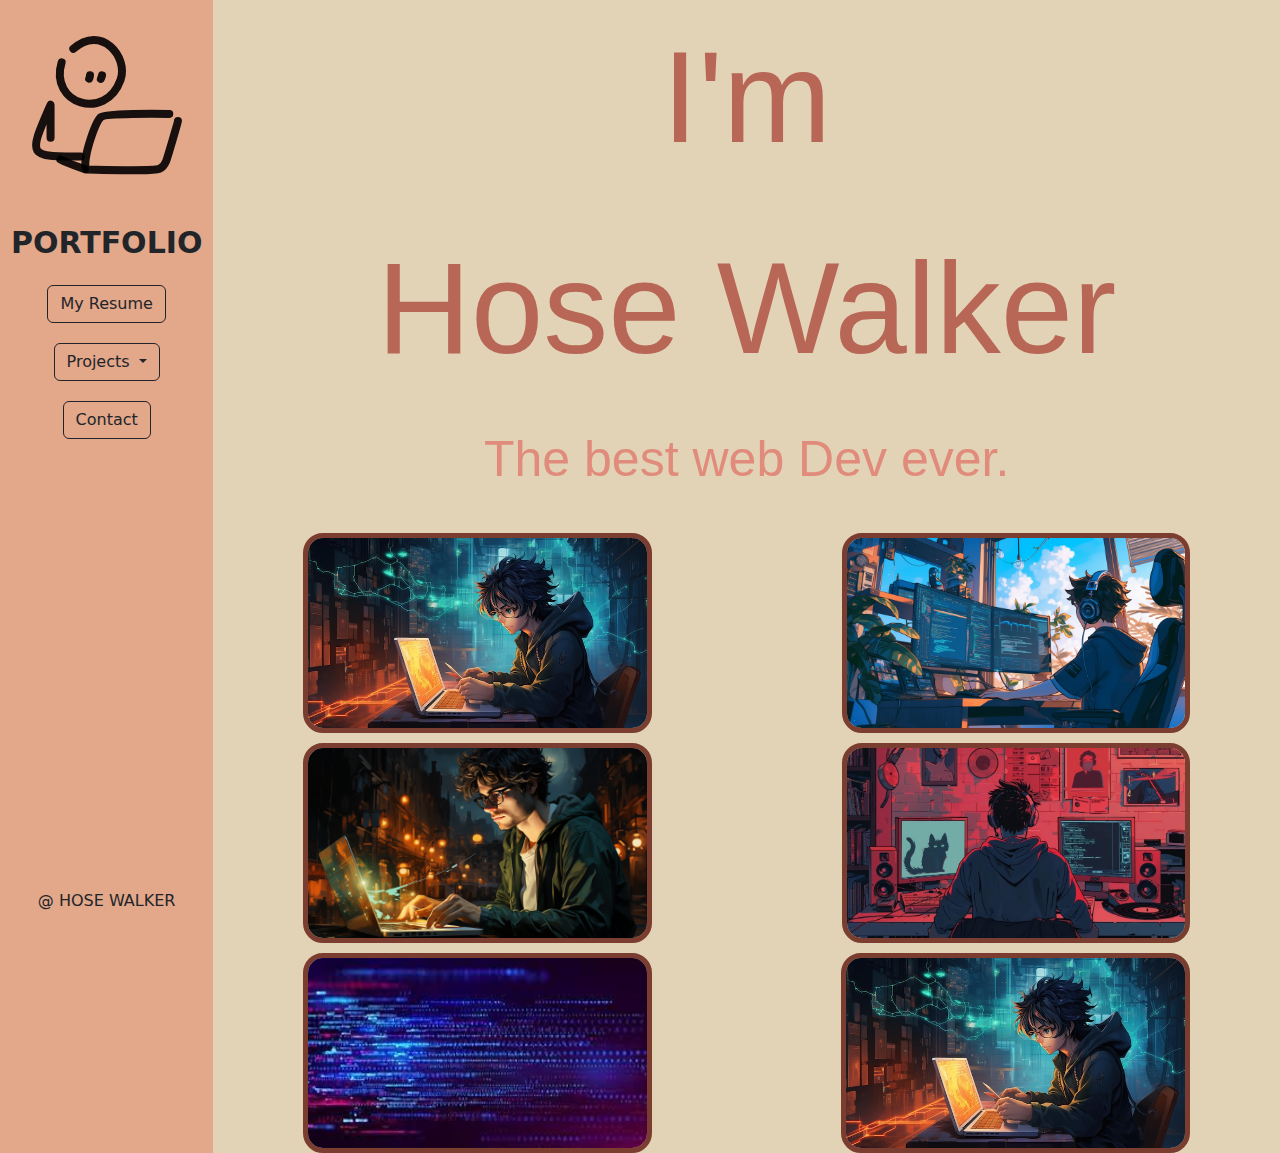
<file: index.html>
<!DOCTYPE html>
<html lang="en">
  <head>
    <meta charset="UTF-8" />
    <meta name="viewport" content="width=device-width, initial-scale=1.0" />
    <title>HoseWalker</title>
    <link rel="stylesheet" href="style1.css" />
    <link
      href="https://cdn.jsdelivr.net/npm/bootstrap@5.3.3/dist/css/bootstrap.min.css"
      rel="stylesheet"
      integrity="sha384-QWTKZyjpPEjISv5WaRU9OFeRpok6YctnYmDr5pNlyT2bRjXh0JMhjY6hW+ALEwIH"
      crossorigin="anonymous"
    />
  </head>
  <body>
    <div class="cont">
      <div class="side-bar">
        <div class="logo">
          <img src="./images/laptop-work-svgrepo-com.svg" height="200" />
        </div>
        <div class="portfolio">PORTFOLIO</div>
        <div class="profile">
          <button type="button" class="btn btn-outline-dark">
            <a class="dropdown-item" href="./RESUME (CAPSTONE 1)/index2.html"
              >My Resume</a
            >
          </button>
        </div>
        <div class="projects">
          <div class="dropdown">
            <button
              class="btn btn-outline-dark dropdown-toggle"
              type="button"
              data-bs-toggle="dropdown"
              aria-expanded="false"
            >
              Projects
            </button>
            <ul class="dropdown-menu">
              <li>
                <a
                  class="dropdown-item"
                  href="./2.4 Movie Ranking Project/index9.html"
                  >Movie Ranking Project</a
                >
              </li>
              <li>
                <a
                  class="dropdown-item"
                  href="./3.4 Birthday Invite Project/index8.html"
                  >Birthday Invite Project</a
                >
              </li>
              <li>
                <a
                  class="dropdown-item"
                  href="./11.3 TinDog Project/index4.html"
                  >TinkDog Project</a
                >
              </li>
              <li>
                <a
                  class="dropdown-item"
                  href="./6.4 Motivation Meme Project/index7.html"
                  >Motivation Meme Project</a
                >
              </li>
              <li>
                <a
                  class="dropdown-item"
                  href="./8.4 Web Design Agency Project/index6.html"
                  >Web Design Agency</a
                >
              </li>
              <li>
                <a
                  class="dropdown-item"
                  href="./9.4 pricing project/index5.html"
                  >Pricing Web</a
                >
              </li>
            </ul>
          </div>
        </div>
        <div class="contact-me">
          <a href="./contact/contact3.html"
            ><button type="button" class="btn btn-outline-dark">
              Contact
            </button></a
          >
        </div>
        <div class="hose">@ HOSE WALKER</div>
      </div>
      <main class="main">
        <div class="me">
          <p>I'm</p>
          <p>Hose Walker</p>
          <p class="best">The best web Dev ever.</p>
        </div>
        <div class="code-pics">
          <img
            class="picz"
            src="./images/anime-boy-is-coding_1040322-5696.jpg"
            height="200"
          />
          <img class="picz" src="./images/386745.jpg" height="200" />
          <img
            class="picz"
            src="./images/programmer_at_PC_light_b03c0386-.png"
            height="200"
          />
          <img class="picz" src="./images/396529.jpg" height="200" />
          <img class="picz" src="./images/images.jpg" height="200" />
          <img
            class="picz"
            src="./images/anime-boy-is-coding_1040322-5696.jpg"
            height="200"
          />
        </div>
      </main>
    </div>
    <script
      src="https://cdn.jsdelivr.net/npm/bootstrap@5.3.3/dist/js/bootstrap.bundle.min.js"
      integrity="sha384-YvpcrYf0tY3lHB60NNkmXc5s9fDVZLESaAA55NDzOxhy9GkcIdslK1eN7N6jIeHz"
      crossorigin="anonymous"
    ></script>
  </body>
</html>
</file>
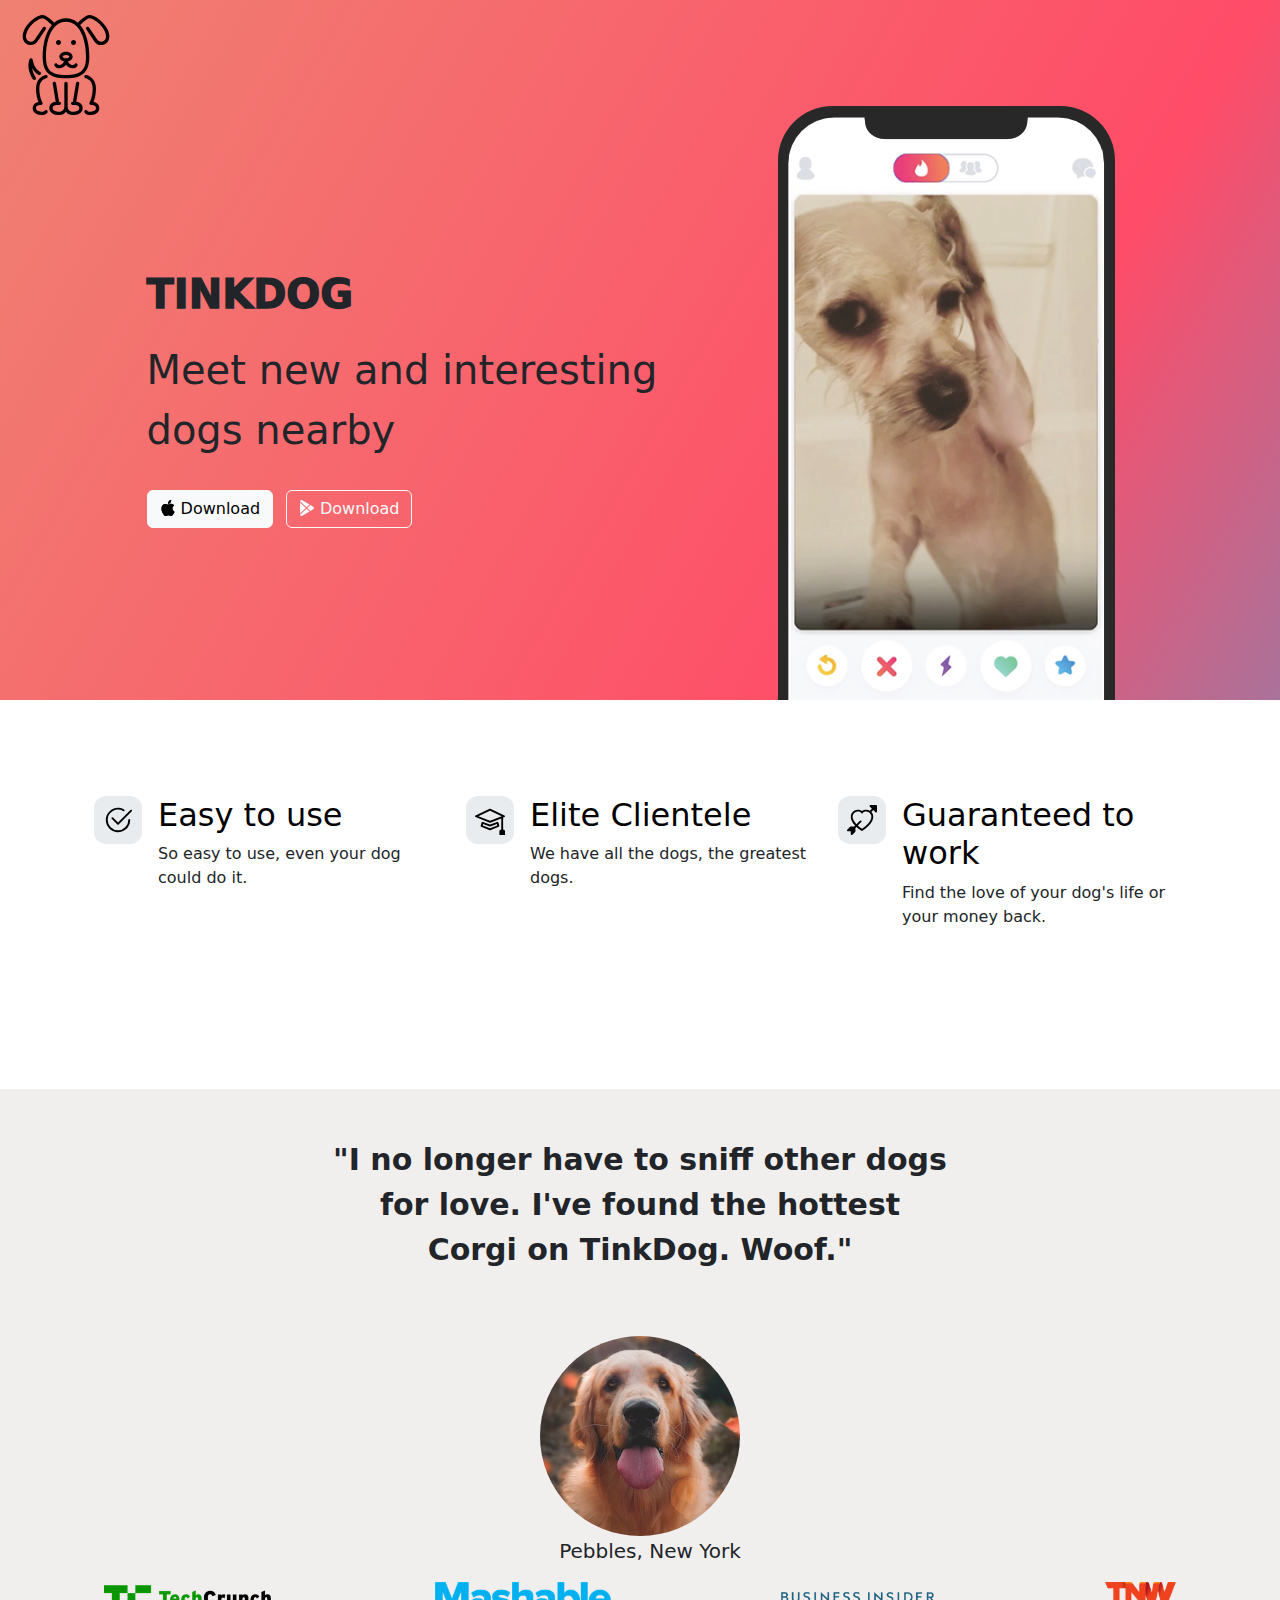
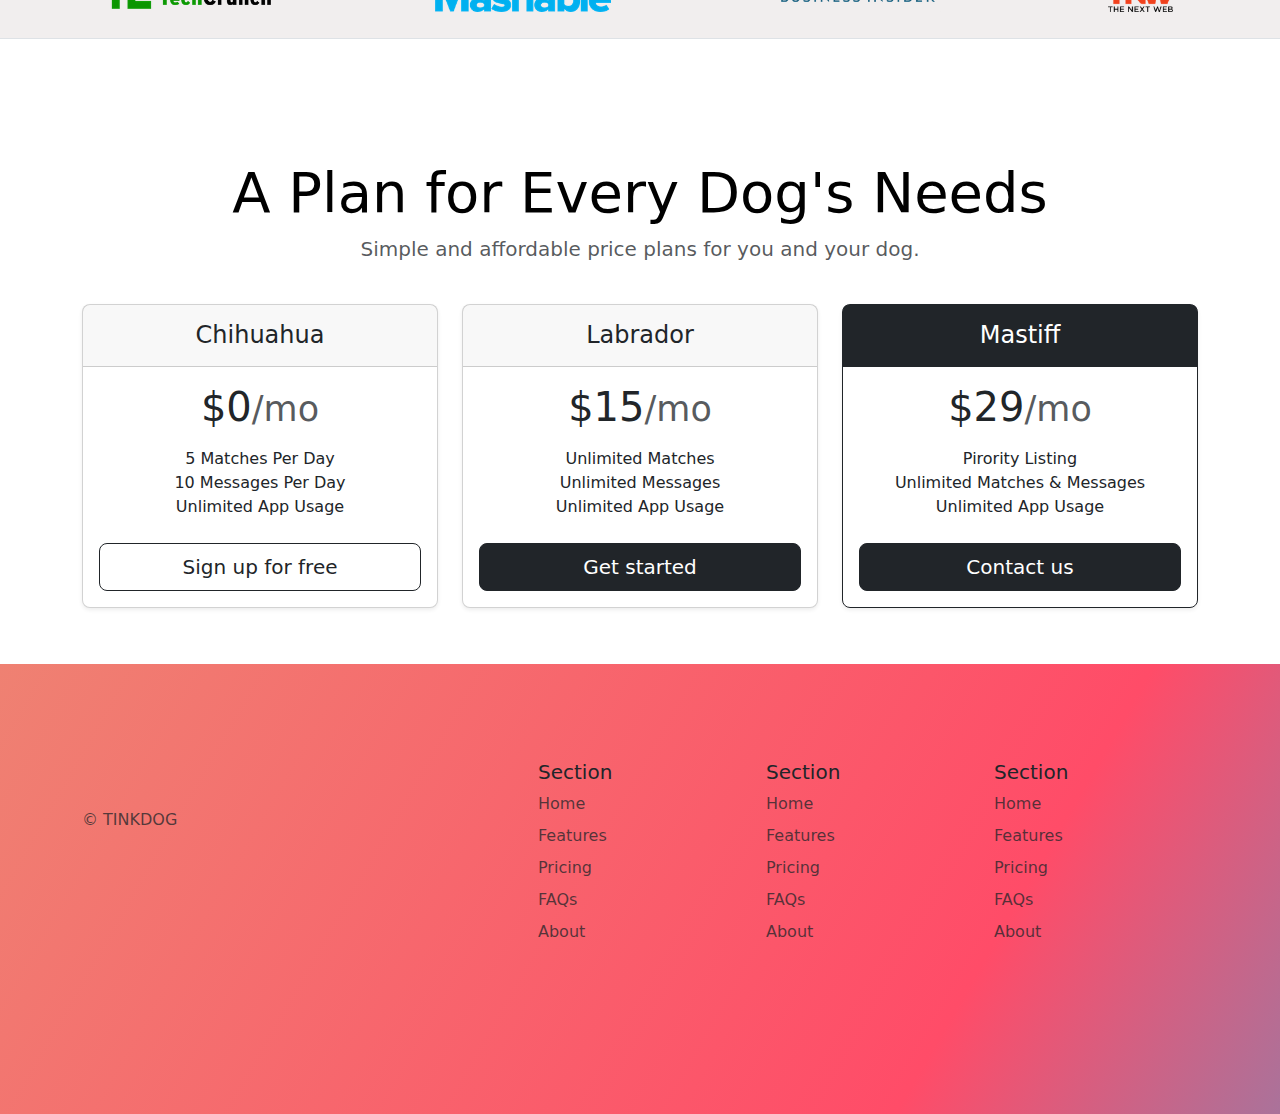
<file: 11.3 TinDog Project/index4.html>
<!DOCTYPE html>
<html lang="en">
  <head>
    <meta charset="UTF-8" />
    <meta name="viewport" content="width=device-width, initial-scale=1.0" />
    <title>TinkDog</title>
    <link rel="stylesheet" href="./style4.css" />
    <link
      href="https://cdn.jsdelivr.net/npm/bootstrap@5.3.3/dist/css/bootstrap.min.css"
      rel="stylesheet"
      integrity="sha384-QWTKZyjpPEjISv5WaRU9OFeRpok6YctnYmDr5pNlyT2bRjXh0JMhjY6hW+ALEwIH"
      crossorigin="anonymous"
    />
  </head>

  <body>
    <!-- Title -->
    <section id="title">
      <div class="gradient-background">
        <div class="dog-logo">
          <img src="./dog-svgrepo-com.svg" height="100" />
        </div>
        <div class="title">
          <p class="tink">TINKDOG</p>
          <p>Meet new and interesting dogs nearby</p>
          <button type="button" class="btn btn-light hv">
            <svg
              xmlns="http://www.w3.org/2000/svg"
              width="16"
              height="16"
              fill="currentColor" 
              class="bi bi-apple mb-1"
              viewBox="0 0 16 16"
            >
              <path
                d="M11.182.008C11.148-.03 9.923.023 8.857 1.18c-1.066 1.156-.902 2.482-.878 2.516.024.034 1.52.087 2.475-1.258.955-1.345.762-2.391.728-2.43Zm3.314 11.733c-.048-.096-2.325-1.234-2.113-3.422.212-2.189 1.675-2.789 1.698-2.854.023-.065-.597-.79-1.254-1.157a3.692 3.692 0 0 0-1.563-.434c-.108-.003-.483-.095-1.254.116-.508.139-1.653.589-1.968.607-.316.018-1.256-.522-2.267-.665-.647-.125-1.333.131-1.824.328-.49.196-1.422.754-2.074 2.237-.652 1.482-.311 3.83-.067 4.56.244.729.625 1.924 1.273 2.796.576.984 1.34 1.667 1.659 1.899.319.232 1.219.386 1.843.067.502-.308 1.408-.485 1.766-.472.357.013 1.061.154 1.782.539.571.197 1.111.115 1.652-.105.541-.221 1.324-1.059 2.238-2.758.347-.79.505-1.217.473-1.282Z"
              />
              <path
                d="M11.182.008C11.148-.03 9.923.023 8.857 1.18c-1.066 1.156-.902 2.482-.878 2.516.024.034 1.52.087 2.475-1.258.955-1.345.762-2.391.728-2.43Zm3.314 11.733c-.048-.096-2.325-1.234-2.113-3.422.212-2.189 1.675-2.789 1.698-2.854.023-.065-.597-.79-1.254-1.157a3.692 3.692 0 0 0-1.563-.434c-.108-.003-.483-.095-1.254.116-.508.139-1.653.589-1.968.607-.316.018-1.256-.522-2.267-.665-.647-.125-1.333.131-1.824.328-.49.196-1.422.754-2.074 2.237-.652 1.482-.311 3.83-.067 4.56.244.729.625 1.924 1.273 2.796.576.984 1.34 1.667 1.659 1.899.319.232 1.219.386 1.843.067.502-.308 1.408-.485 1.766-.472.357.013 1.061.154 1.782.539.571.197 1.111.115 1.652-.105.541-.221 1.324-1.059 2.238-2.758.347-.79.505-1.217.473-1.282Z"
              />
            </svg>

            Download
          </button>
          <button type="button" class="btn btn-outline-light hv">
            <svg
              xmlns="http://www.w3.org/2000/svg"
              width="16"
              height="16"
              fill="currentColor"
              class="bi bi-google-play mb-1"
              viewBox="0 0 16 16"
            >
              <path
                d="M14.222 9.374c1.037-.61 1.037-2.137 0-2.748L11.528 5.04 8.32 8l3.207 2.96 2.694-1.586Zm-3.595 2.116L7.583 8.68 1.03 14.73c.201 1.029 1.36 1.61 2.303 1.055l7.294-4.295ZM1 13.396V2.603L6.846 8 1 13.396ZM1.03 1.27l6.553 6.05 3.044-2.81L3.333.215C2.39-.341 1.231.24 1.03 1.27Z"
              />
            </svg>
            Download
          </button>
        </div>
        <div class="iphone"><img src="./iphone.png" /></div>
      </div>
    </section>
    <!-- Features -->
    <section id="features">
      <div class="container px-4 py-5" id="hanging-icons">
        <div class="row g-4 py-5 row-cols-1 row-cols-lg-3">
          <div class="col d-flex align-items-start">
            <div
              class="icon-square text-body-emphasis bg-body-secondary d-inline-flex align-items-center justify-content-center fs-4 flex-shrink-0 me-3"
            >
              <svg
                xmlns="http://www.w3.org/2000/svg"
                height="30"
                fill="currentColor"
                class="bi bi-check2-circle"
                viewBox="0 0 16 16"
              >
                <path
                  d="M2.5 8a5.5 5.5 0 0 1 8.25-4.764.5.5 0 0 0 .5-.866A6.5 6.5 0 1 0 14.5 8a.5.5 0 0 0-1 0 5.5 5.5 0 1 1-11 0z"
                />
                <path
                  d="M15.354 3.354a.5.5 0 0 0-.708-.708L8 9.293 5.354 6.646a.5.5 0 1 0-.708.708l3 3a.5.5 0 0 0 .708 0l7-7z"
                />
              </svg>
            </div>
            <div>
              <h3 class="fs-2 text-body-emphasis">Easy to use</h3>
              <p>So easy to use, even your dog could do it.</p>
            </div>
          </div>
          <div class="col d-flex align-items-start">
            <div
              class="icon-square text-body-emphasis bg-body-secondary d-inline-flex align-items-center justify-content-center fs-4 flex-shrink-0 me-3"
            >
              <svg
                xmlns="http://www.w3.org/2000/svg"
                height="30"
                fill="currentColor"
                class="bi bi-mortarboard"
                viewBox="0 0 16 16"
              >
                <path
                  d="M8.211 2.047a.5.5 0 0 0-.422 0l-7.5 3.5a.5.5 0 0 0 .025.917l7.5 3a.5.5 0 0 0 .372 0L14 7.14V13a1 1 0 0 0-1 1v2h3v-2a1 1 0 0 0-1-1V6.739l.686-.275a.5.5 0 0 0 .025-.917l-7.5-3.5ZM8 8.46 1.758 5.965 8 3.052l6.242 2.913L8 8.46Z"
                />
                <path
                  d="M4.176 9.032a.5.5 0 0 0-.656.327l-.5 1.7a.5.5 0 0 0 .294.605l4.5 1.8a.5.5 0 0 0 .372 0l4.5-1.8a.5.5 0 0 0 .294-.605l-.5-1.7a.5.5 0 0 0-.656-.327L8 10.466 4.176 9.032Zm-.068 1.873.22-.748 3.496 1.311a.5.5 0 0 0 .352 0l3.496-1.311.22.748L8 12.46l-3.892-1.556Z"
                />
              </svg>
            </div>
            <div>
              <h3 class="fs-2 text-body-emphasis">Elite Clientele</h3>
              <p>We have all the dogs, the greatest dogs.</p>
            </div>
          </div>
          <div class="col d-flex align-items-start">
            <div
              class="icon-square text-body-emphasis bg-body-secondary d-inline-flex align-items-center justify-content-center fs-4 flex-shrink-0 me-3"
            >
              <svg
                xmlns="http://www.w3.org/2000/svg"
                height="30"
                fill="currentColor"
                class="bi bi-arrow-through-heart"
                viewBox="0 0 16 16"
              >
                <path
                  fill-rule="evenodd"
                  d="M2.854 15.854A.5.5 0 0 1 2 15.5V14H.5a.5.5 0 0 1-.354-.854l1.5-1.5A.5.5 0 0 1 2 11.5h1.793l.53-.53c-.771-.802-1.328-1.58-1.704-2.32-.798-1.575-.775-2.996-.213-4.092C3.426 2.565 6.18 1.809 8 3.233c1.25-.98 2.944-.928 4.212-.152L13.292 2 12.147.854A.5.5 0 0 1 12.5 0h3a.5.5 0 0 1 .5.5v3a.5.5 0 0 1-.854.354L14 2.707l-1.006 1.006c.236.248.44.531.6.845.562 1.096.585 2.517-.213 4.092-.793 1.563-2.395 3.288-5.105 5.08L8 13.912l-.276-.182a21.86 21.86 0 0 1-2.685-2.062l-.539.54V14a.5.5 0 0 1-.146.354l-1.5 1.5Zm2.893-4.894A20.419 20.419 0 0 0 8 12.71c2.456-1.666 3.827-3.207 4.489-4.512.679-1.34.607-2.42.215-3.185-.817-1.595-3.087-2.054-4.346-.761L8 4.62l-.358-.368c-1.259-1.293-3.53-.834-4.346.761-.392.766-.464 1.845.215 3.185.323.636.815 1.33 1.519 2.065l1.866-1.867a.5.5 0 1 1 .708.708L5.747 10.96Z"
                />
              </svg>
            </div>
            <div>
              <h3 class="fs-2 text-body-emphasis">Guaranteed to work</h3>
              <p>Find the love of your dog's life or your money back.</p>
            </div>
          </div>
        </div>
      </div>
    </section>
    <!-- Testimonial -->
    <section id="testimonial">
      <div class="px-4 pt-5 my-5 text-center border-bottom" id="tes">
        <div class="col-lg-6 mx-auto">
          <p class="testimonial">
            "I no longer have to sniff other dogs for love. I've found the
            hottest Corgi on TinkDog. Woof."
          </p>
          <div
            class="d-grid gap-2 d-sm-flex justify-content-sm-center mb-5"
          ></div>
        </div>
        <div class="overflow-hidden" style="max-height: 200vh">
          <div class="container px-5">
            <img
              src="./dog-img.jpg"
              class="dog-img"
              alt="Example image"
              width="200"
              height="200"
              loading="lazy"
            />
            <p class="Pebbles">Pebbles, New York</p>
          </div>
        </div>
        <div class="pic">
          <img class="fea" src="./techcrunch.png" />
          <img class="fea" src="./mashable.png" />
          <img class="fea" src="./bizinsider.png" />
          <img class="fea" src="./tnw.png" />
        </div>
      </div>
    </section>
    <!-- Pricing -->
    <section id="pricing">
      <div class="container py-3">
        <header>
          <div
            class="d-flex flex-column flex-md-row align-items-center pb-3 mb-4 "
          >
            <a
              href="/"
              class="d-flex align-items-center link-body-emphasis text-decoration-none"
            >
            </a>
          </div>

          <div class="pricing-header p-3 pb-md-4 mx-auto text-center">
            <h1 class="display-4 fw-normal text-body-emphasis">
              A Plan for Every Dog's Needs
            </h1>
            <p class="fs-5 text-body-secondary">
              Simple and affordable price plans for you and your dog.
            </p>
          </div>
        </header>

        <main>
          <div class="row row-cols-1 row-cols-md-3 mb-3 text-center">
            <div class="col">
              <div class="card mb-4 rounded-3 shadow-sm">
                <div class="card-header py-3">
                  <h4 class="my-0 fw-normal">Chihuahua</h4>
                </div>
                <div class="card-body">
                  <h1 class="card-title pricing-card-title">
                    $0<small class="text-body-secondary fw-light">/mo</small>
                  </h1>
                  <ul class="list-unstyled mt-3 mb-4">
                    <li>5 Matches Per Day</li>
                    <li>10 Messages Per Day</li>
                    <li>Unlimited App Usage</li>
                  </ul>
                  <button
                    type="button"
                    class="w-100 btn btn-lg btn-outline-dark"
                  >
                    Sign up for free
                  </button>
                </div>
              </div>
            </div>
            <div class="col">
              <div class="card mb-4 rounded-3 shadow-sm">
                <div class="card-header py-3">
                  <h4 class="my-0 fw-normal">Labrador</h4>
                </div>
                <div class="card-body">
                  <h1 class="card-title pricing-card-title">
                    $15<small class="text-body-secondary fw-light">/mo</small>
                  </h1>
                  <ul class="list-unstyled mt-3 mb-4">
                    <li>Unlimited Matches</li>
                    <li>Unlimited Messages</li>
                    <li>Unlimited App Usage</li>
                  </ul>
                  <button type="button" class="w-100 btn btn-lg btn-dark">
                    Get started
                  </button>
                </div>
              </div>
            </div>
            <div class="col">
              <div class="card mb-4 rounded-3 shadow-sm border-dark">
                <div class="card-header py-3 text-bg-dark border-dark">
                  <h4 class="my-0 fw-normal">Mastiff</h4>
                </div>
                <div class="card-body">
                  <h1 class="card-title pricing-card-title">
                    $29<small class="text-body-secondary fw-light">/mo</small>
                  </h1>
                  <ul class="list-unstyled mt-3 mb-4">
                    <li>Pirority Listing</li>
                    <li>Unlimited Matches & Messages</li>
                    <li>Unlimited App Usage</li>
                  </ul>
                  <button type="button" class="w-100 btn btn-lg btn-dark">
                    Contact us
                  </button>
                </div>
              </div>
            </div>
          </div>
    </section>
    <!-- Footer -->
    <section id="footer" class="gradient-background gb">
        <div class="container" >
          <footer class="row row-cols-1 row-cols-sm-2 row-cols-md-5 py-5 my-5 ">
            <div class="col mb-3">
              <a href="/" class="d-flex align-items-center mb-3 link-body-emphasis text-decoration-none">
                <svg class="bi me-2" width="40" height="32"><use xlink:href="#bootstrap"></use></svg>
              </a>
              <p class="text-body-secondary">© TINKDOG</p>
            </div>
        
            <div class="col mb-3">
        
            </div>
        
            <div class="col mb-3">
              <h5>Section</h5>
              <ul class="nav flex-column">
                <li class="nav-item mb-2"><a href="#" class="nav-link p-0 text-body-secondary">Home</a></li>
                <li class="nav-item mb-2"><a href="#" class="nav-link p-0 text-body-secondary">Features</a></li>
                <li class="nav-item mb-2"><a href="#" class="nav-link p-0 text-body-secondary">Pricing</a></li>
                <li class="nav-item mb-2"><a href="#" class="nav-link p-0 text-body-secondary">FAQs</a></li>
                <li class="nav-item mb-2"><a href="#" class="nav-link p-0 text-body-secondary">About</a></li>
              </ul>
            </div>
        
            <div class="col mb-3">
              <h5>Section</h5>
              <ul class="nav flex-column">
                <li class="nav-item mb-2"><a href="#" class="nav-link p-0 text-body-secondary">Home</a></li>
                <li class="nav-item mb-2"><a href="#" class="nav-link p-0 text-body-secondary">Features</a></li>
                <li class="nav-item mb-2"><a href="#" class="nav-link p-0 text-body-secondary">Pricing</a></li>
                <li class="nav-item mb-2"><a href="#" class="nav-link p-0 text-body-secondary">FAQs</a></li>
                <li class="nav-item mb-2"><a href="#" class="nav-link p-0 text-body-secondary">About</a></li>
              </ul>
            </div>
        
            <div class="col mb-3">
              <h5>Section</h5>
              <ul class="nav flex-column">
                <li class="nav-item mb-2"><a href="#" class="nav-link p-0 text-body-secondary">Home</a></li>
                <li class="nav-item mb-2"><a href="#" class="nav-link p-0 text-body-secondary">Features</a></li>
                <li class="nav-item mb-2"><a href="#" class="nav-link p-0 text-body-secondary">Pricing</a></li>
                <li class="nav-item mb-2"><a href="#" class="nav-link p-0 text-body-secondary">FAQs</a></li>
                <li class="nav-item mb-2"><a href="#" class="nav-link p-0 text-body-secondary">About</a></li>
              </ul>
            </div>
          </footer>
        </div>
    </section>
    <script
      src="https://cdn.jsdelivr.net/npm/bootstrap@5.3.3/dist/js/bootstrap.bundle.min.js"
      integrity="sha384-YvpcrYf0tY3lHB60NNkmXc5s9fDVZLESaAA55NDzOxhy9GkcIdslK1eN7N6jIeHz"
      crossorigin="anonymous"
    ></script>
  </body>
</html>
</file>
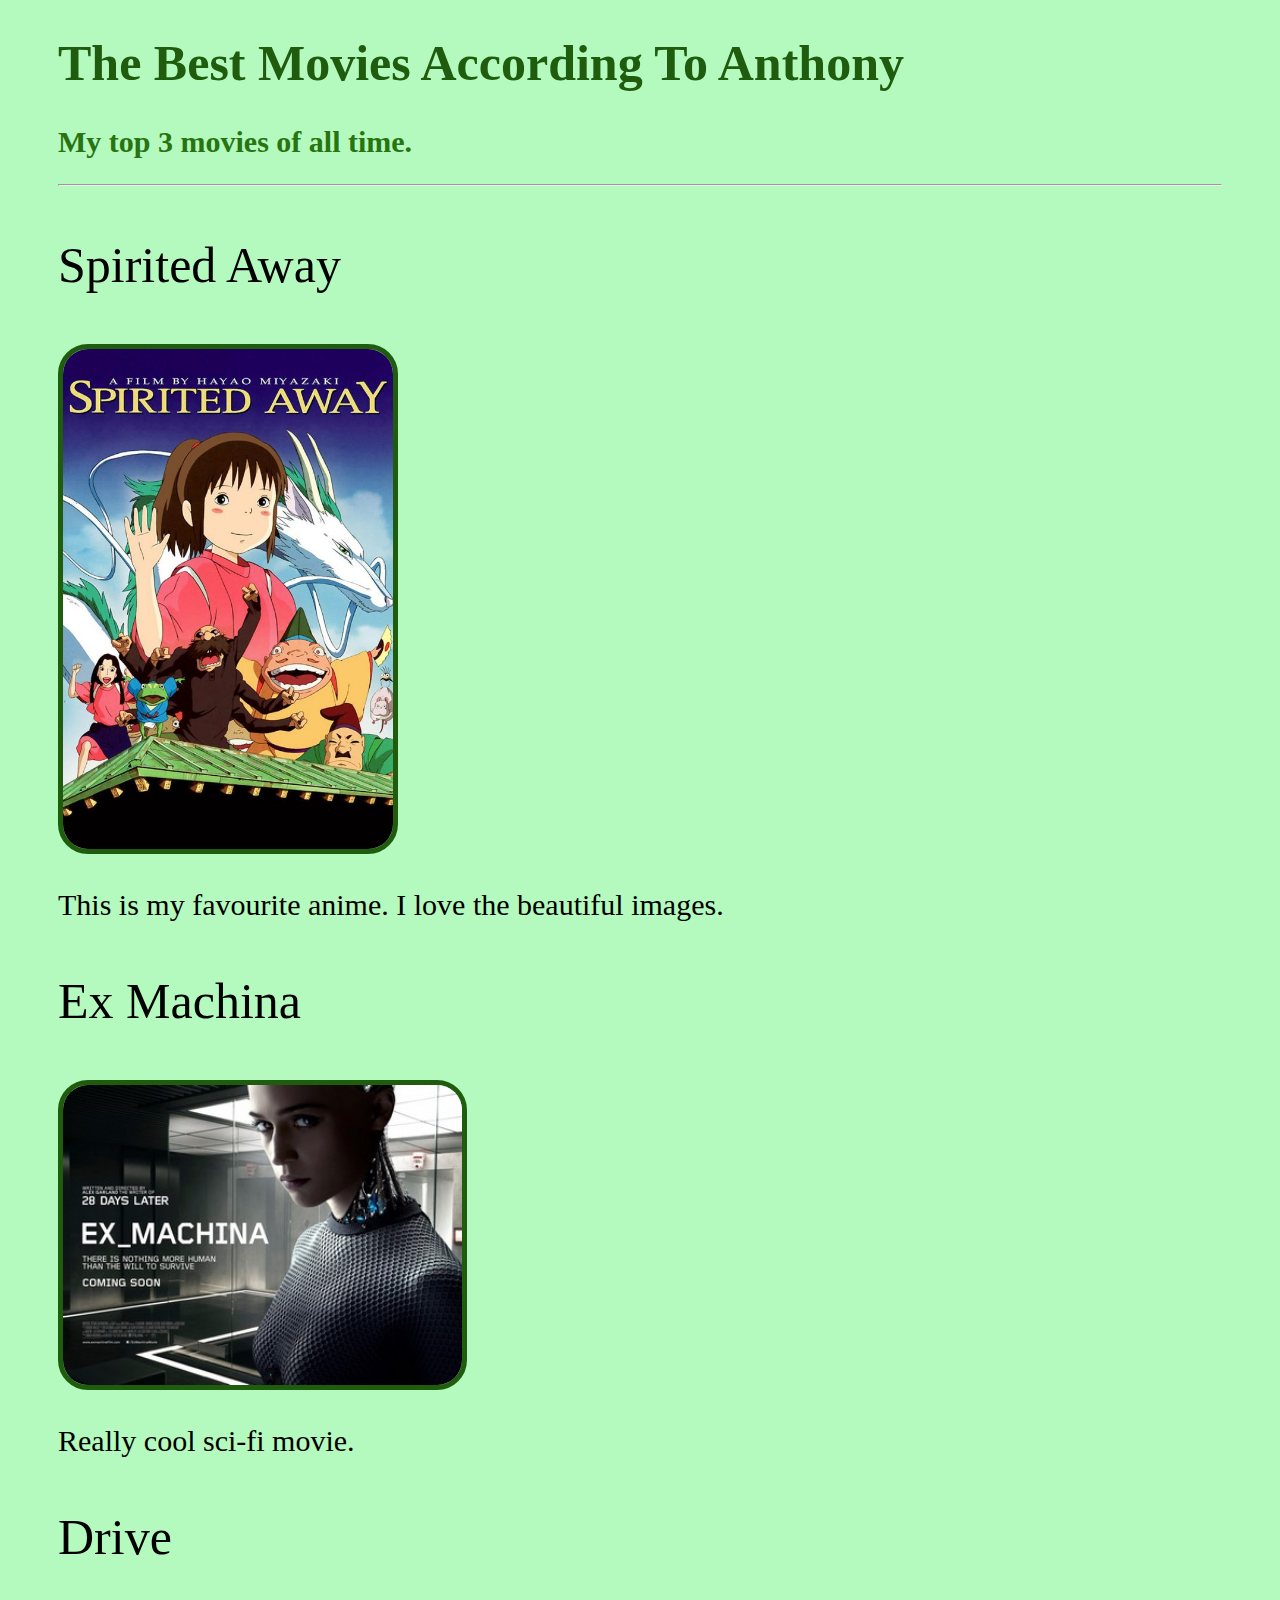
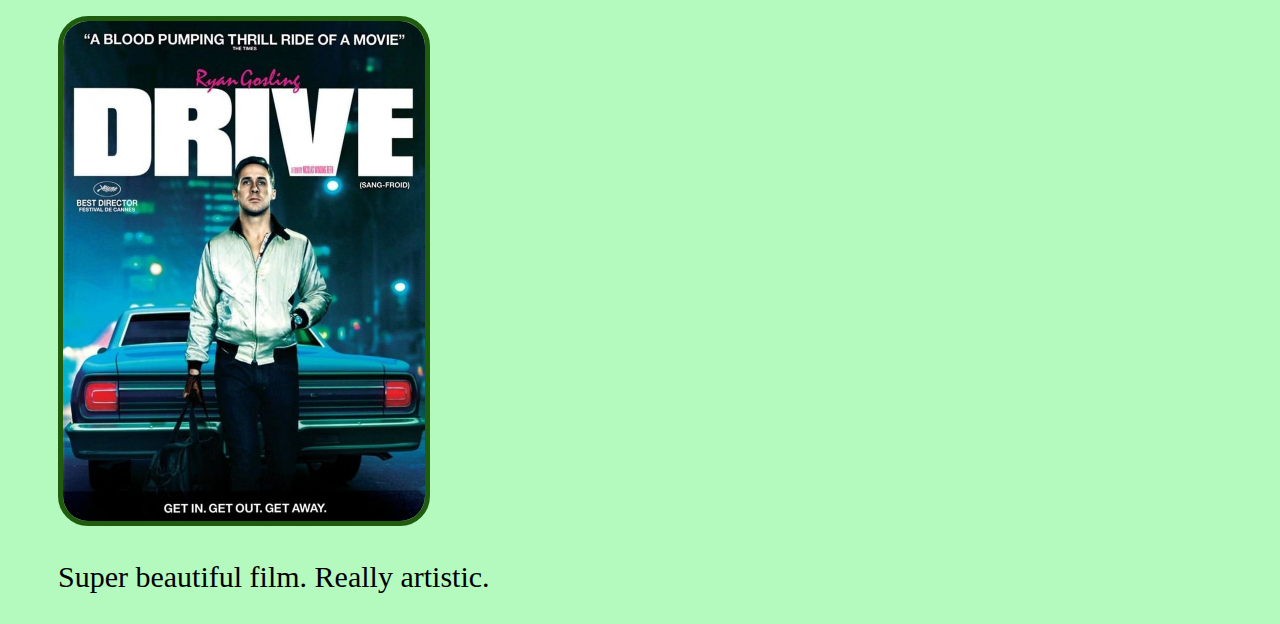
<file: 2.4 Movie Ranking Project/index9.html>
<!-- Write your code below -->
<!DOCTYPE html>
<html lang="en">
  <head>
    <meta charset="UTF-8" />
    <meta name="viewport" content="width=device-width, initial-scale=1.0" />
    <title>Movie Ranking</title>
    <link rel="stylesheet" href="./style9.css" />
  </head>
  <body>
    <h1>The Best Movies According To Anthony</h1>
    <h2>My top 3 movies of all time.</h2>
    <hr />
    <p class="title">Spirited Away</p>
    <img src="./Spirited-poster-555x840.jpg" height="500" />
    <p>This is my favourite anime. I love the beautiful images.</p>
    <p class="title">Ex Machina</p>
    <img src="./Ex-machina-uk-poster.jpg" height="300" />
    <p>Really cool sci-fi movie.</p>
    <p class="title">Drive</p>
    <img src="./615ot6U8mgL._AC_UF1000,1000_QL80_.jpg" height="500" />
    <p>Super beautiful film. Really artistic.</p>
  </body>
</html>
</file>
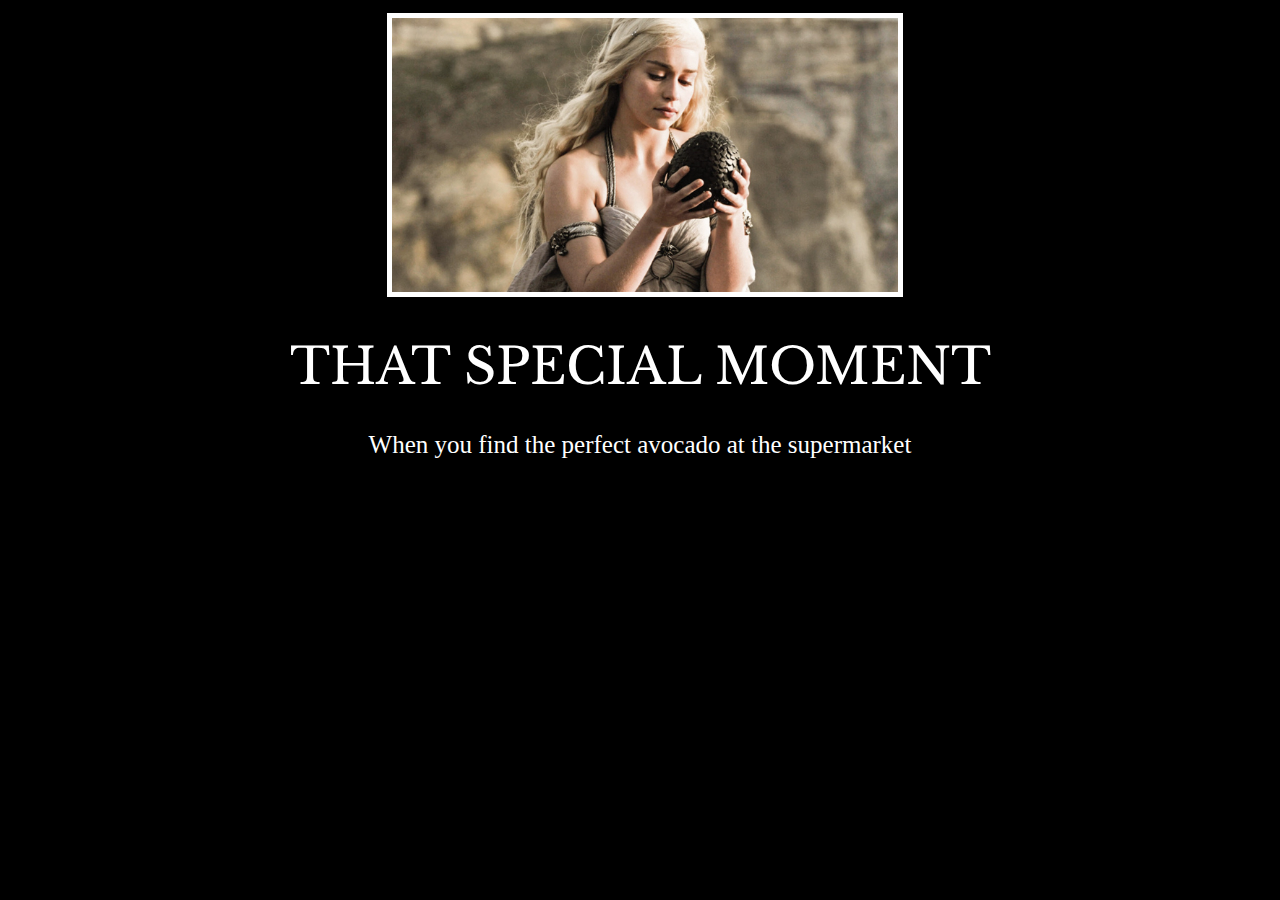
<file: 6.4 Motivation Meme Project/index7.html>
<!-- 
  TODO: Create a motivational post website.
Style it how ever you like. 
Look at the goal image for inspiration.
But it must have the following features:
1. The main h1 text should be using the Regular Libre Baskerville Font from Google Fonts:
  https://fonts.google.com/specimen/Libre+Baskerville
2. The text should be white and background black.
3. Add your own image into the images folder inside assets. It should have a 5px white border.
4. The text should be center aligned.
5. Create a div to contain the h1, p and img elements. Adjust the margins so that the image and text are centered on the page. 
  Hint: You horizontally center a div by giving it a width of 50% and a margin-left of 25%.
  Hint: Set the image to have a width of 100% so it fills the div. 
6. Read about the text-transform property on MDN docs to make the h1 uppercase with CSS.
  https://developer.mozilla.org/en-US/docs/Web/CSS/text-transform 
-->
<!DOCTYPE html>
<html lang="en">
  <head>
    <meta charset="UTF-8" />
    <meta name="viewport" content="width=device-width, initial-scale=1.0" />
    <title>motivational post website</title>
    <link rel="Stylesheet" href="./style7.css" />
    <link rel="preconnect" href="https://fonts.googleapis.com" />
    <link rel="preconnect" href="https://fonts.gstatic.com" crossorigin />
    <link
      href="https://fonts.googleapis.com/css2?family=Libre+Baskerville:ital,wght@0,400;0,700;1,400&display=swap"
      rel="stylesheet"
    />
  </head>
  <body>
    <div>
      <img src="./daenerys.jpeg" />
      <h1 class="libre-baskerville-regular">That special moment</h1>
      <p>When you find the perfect avocado at the supermarket</p>
    </div>
  </body>
</html>
</file>
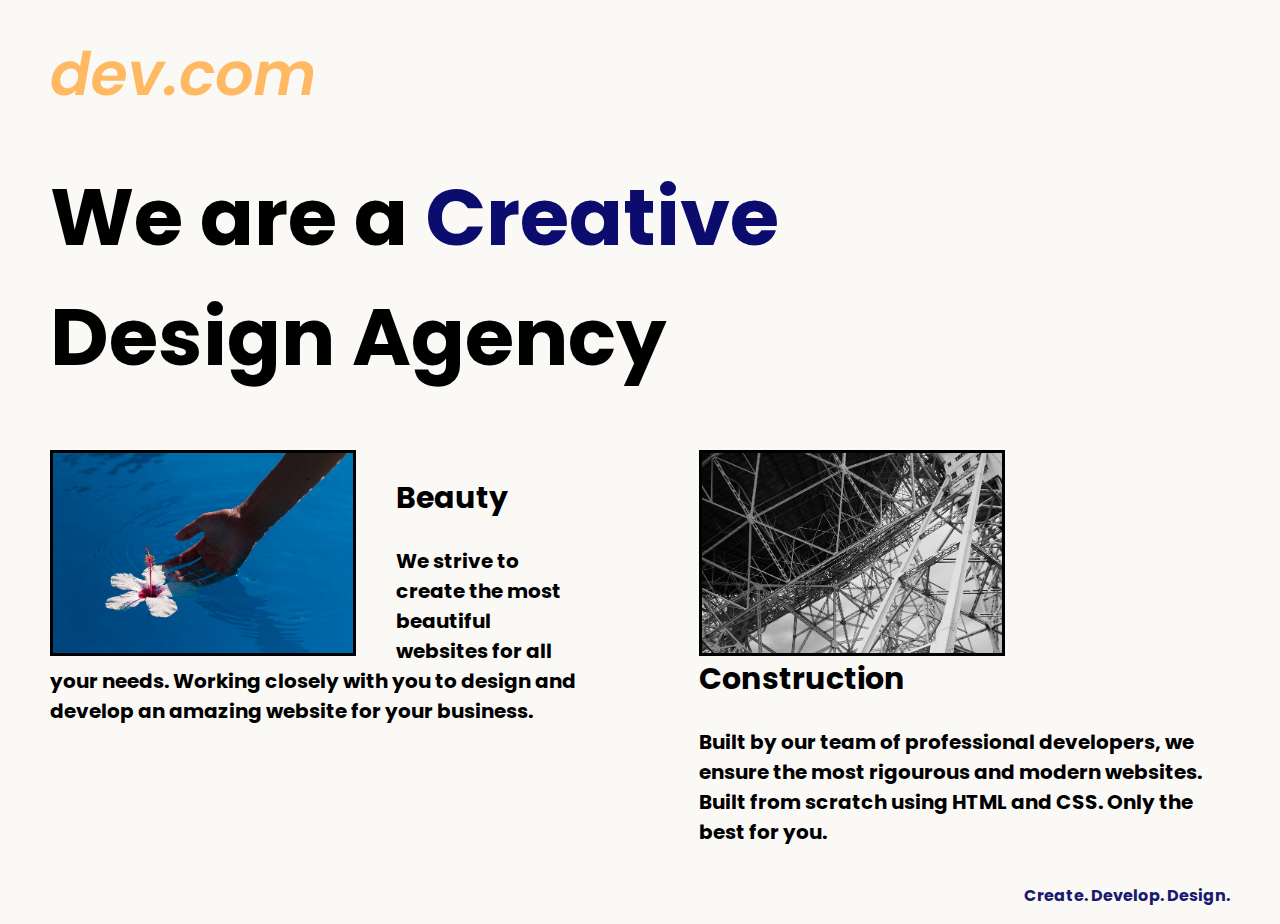
<file: 8.4 Web Design Agency Project/index6.html>
<!DOCTYPE html>
<html lang="en">
  <head>
    <meta charset="UTF-8" />
    <meta name="viewport" content="width=device-width, initial-scale=1.0" />
    <title>Agency</title>
    <link rel="stylesheet" href="./style6.css" />
    <link rel="preconnect" href="https://fonts.googleapis.com" />
    <link rel="preconnect" href="https://fonts.gstatic.com" crossorigin />
    <link
      href="https://fonts.googleapis.com/css2?family=Poppins:wght@400;700&display=swap"
      rel="stylesheet"
    />
  </head>

  <body>
    <div class="main">
      <img class="logo" src="./logo.png" alt="logo" />
      <h1>
        We are a <span>Creative</span><br />
        Design Agency
      </h1>
      <div class="left card">
        <img
          class="tile-image"
          src="./beautiful.jpg"
          alt="hand and flower in water"
        />
        <h2 class="card-title">Beauty</h2>
        <p class="card-text">
          We strive to create the most beautiful websites for all your needs.
          Working closely with you to design and develop an amazing website for
          your business.
        </p>
      </div>

      <div class="right card">
        <img
          class="tile-image"
          src="./construction.jpg"
          alt="metal structure"
        />
        <h2 class="card-title">Construction</h2>
        <p class="card-text">
          Built by our team of professional developers, we ensure the most
          rigourous and modern websites. Built from scratch using HTML and CSS.
          Only the best for you.
        </p>
      </div>
    </div>
    <footer>
      <p>Create. Develop. Design.</p>
    </footer>
  </body>
</html>
</file>
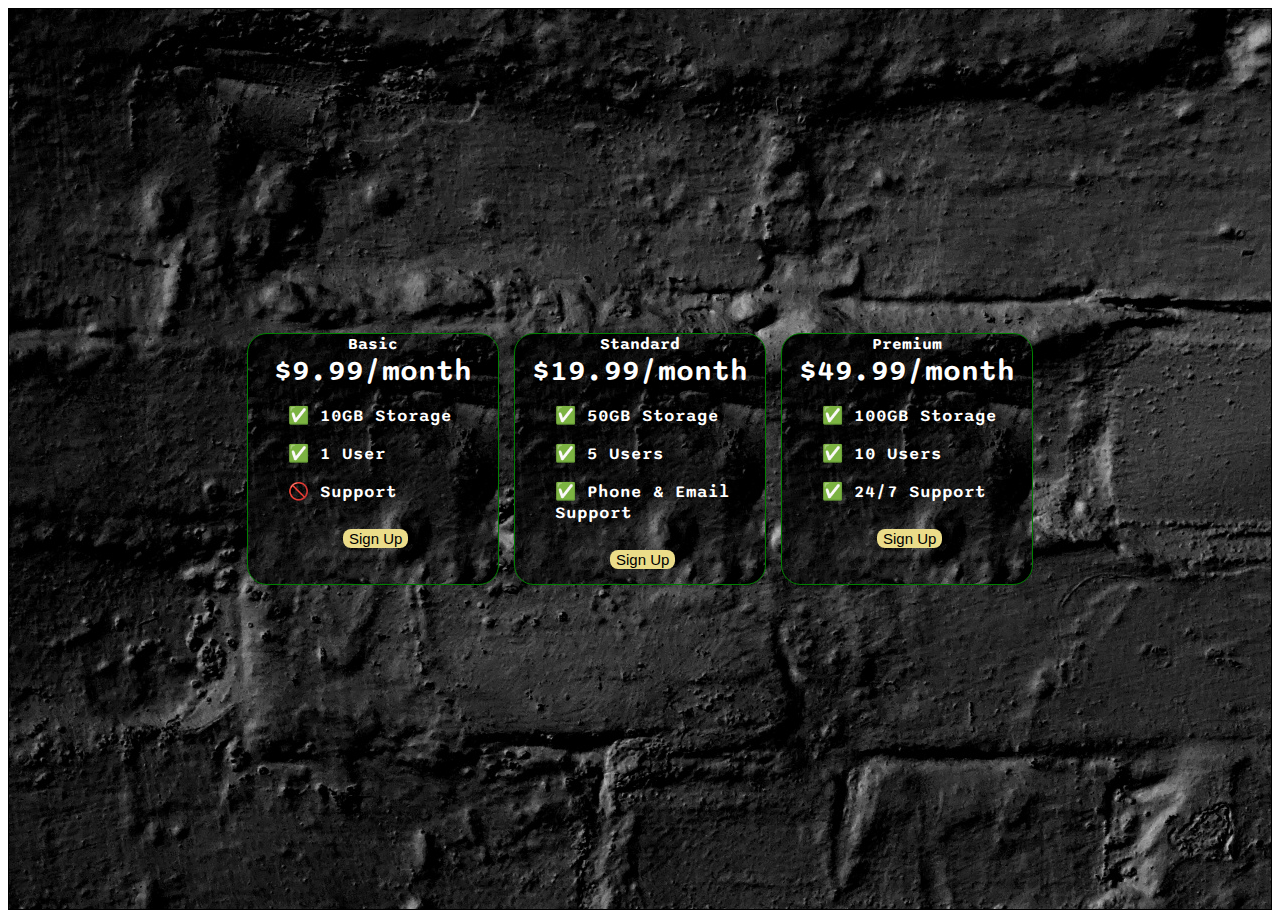
<file: 9.4 pricing project/index5.html>
<!DOCTYPE html>
<html>
  <head>
    <title>Flexbox Pricing Table</title>
    <link rel="preconnect" href="https://fonts.googleapis.com" />
    <link rel="preconnect" href="https://fonts.gstatic.com" crossorigin />
    <link
      href="https://fonts.googleapis.com/css2?family=Sono:wght@400;700&display=swap"
      rel="stylesheet"
    />
    <style>
      body {
        font-family: "Sono", sans-serif;
      }
      .pricing-container {
        border: 1px solid;
        height: 100svh;
        display: flex;
        gap: 15px;
        justify-content: center;
        align-items: center;
        background-image: url(./black-bricks-background.jpg);
      }
      .pricing-plan {
        background-color: rgb(241, 240, 245);
        width: 250px;
        height: 250px;
        background-image: url(./black-bricks-background.jpg);
        border-radius: 20px;
        border: 1px solid green;
      }
      .pricing-plan:hover {
        transform: scale(1.1);
        z-index: 2;
      }
      .plan-title {
        text-align: center;
        font-weight: 650;
        color: white;
      }
      .plan-price {
        text-align: center;
        font-weight: 600;
        font-size: 29px;
        color: white;
      }
      p {
        color: white;
        font-size: 17px;
        font-weight: 600;
      }
      .plan-button {
        position: relative;
        left: 85px;
        background-color: rgb(235, 220, 137);
        margin: 10px;
        border-radius: 8px;
        font-size: 15px;
        border: none;
      }

      /* Hint: What can you do with a media query and flexbox? */
      @media (max-width: 1080px) {
        .pricing-container {
          display: flex;
          flex-direction: column;
        }
      }
    </style>
  </head>

  <body>
    <div class="pricing-container">
      <div class="pricing-plan">
        <div class="plan-title">Basic</div>
        <div class="plan-price">$9.99/month</div>
        <ul class="plan-features">
          <p>✅ 10GB Storage</p>
          <p>✅ 1 User</p>
          <p>🚫 Support</p>
        </ul>
        <button class="plan-button">Sign Up</button>
      </div>
      <div class="pricing-plan">
        <div class="plan-title">Standard</div>
        <div class="plan-price">$19.99/month</div>
        <ul class="plan-features">
          <p>✅ 50GB Storage</p>
          <p>✅ 5 Users</p>
          <p>✅ Phone &amp; Email Support</p>
        </ul>
        <button class="plan-button">Sign Up</button>
      </div>
      <div class="pricing-plan">
        <div class="plan-title">Premium</div>
        <div class="plan-price">$49.99/month</div>
        <ul class="plan-features">
          <p>✅ 100GB Storage</p>
          <p>✅ 10 Users</p>
          <p>✅ 24/7 Support</p>
        </ul>
        <button class="plan-button">Sign Up</button>
      </div>
    </div>
  </body>
</html>
</file>
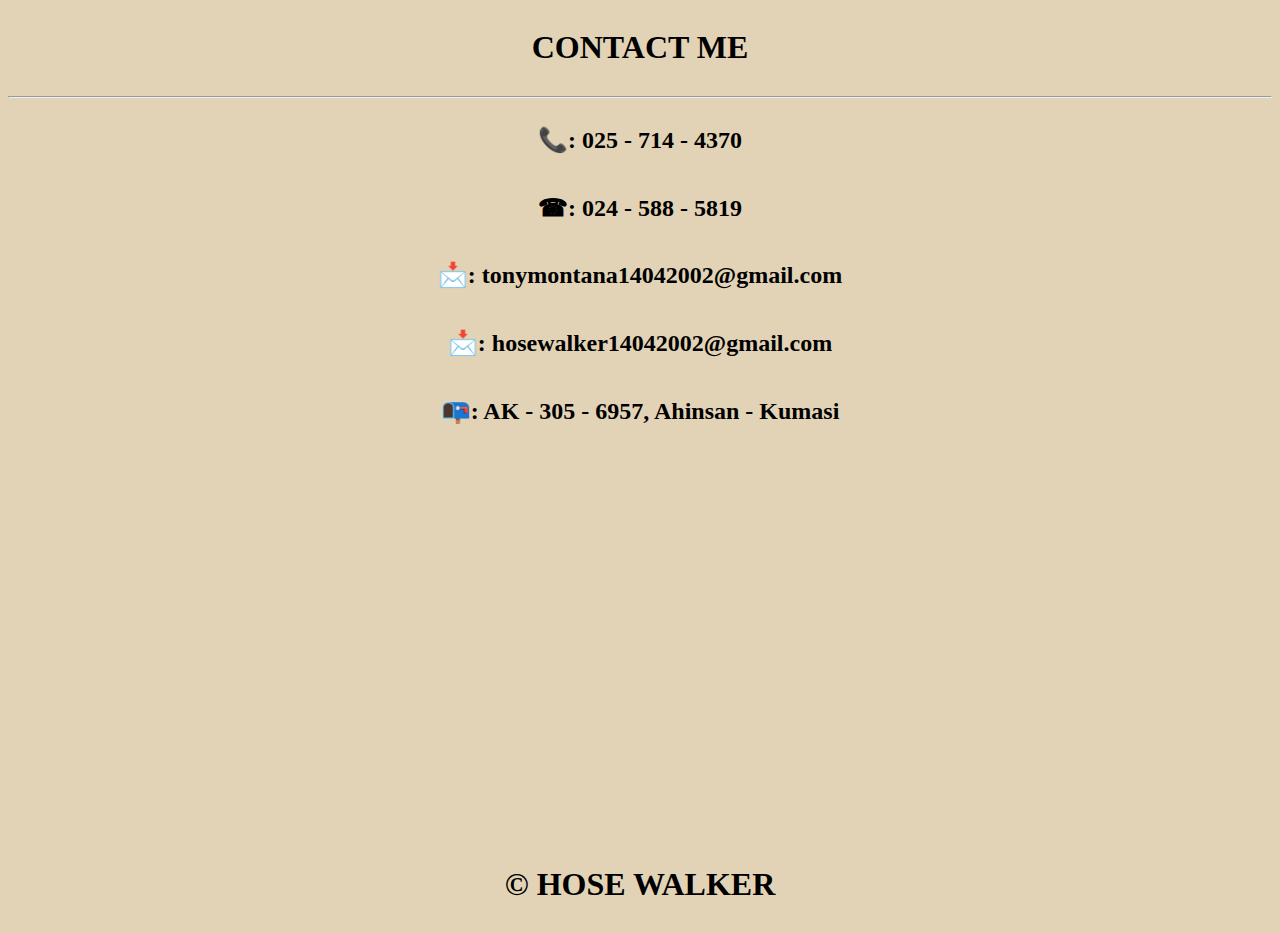
<file: contact/contact3.html>
<!DOCTYPE html>
<html lang="en">
  <head>
    <meta charset="UTF-8" />
    <meta name="viewport" content="width=device-width, initial-scale=1.0" />
    <title>Contact</title>
    <link rel="stylesheet" href="./style3.css" />
  </head>
  <body>
    <div class="von">
      <div class="Contact"><h1>CONTACT ME</h1></div>
      <hr />
      <div class="info">
        <h2>📞: 025 - 714 - 4370</h2>
        <h2>☎: 024 - 588 - 5819</h2>
        <h2>📩: tonymontana14042002@gmail.com</h2>
        <h2>📩: hosewalker14042002@gmail.com</h2>
        <h2>📭: AK - 305 - 6957, Ahinsan - Kumasi</h2>
        <h1 class="dee">© HOSE WALKER</h1>
      </div>
    </div>
  </body>
</html>
</file>
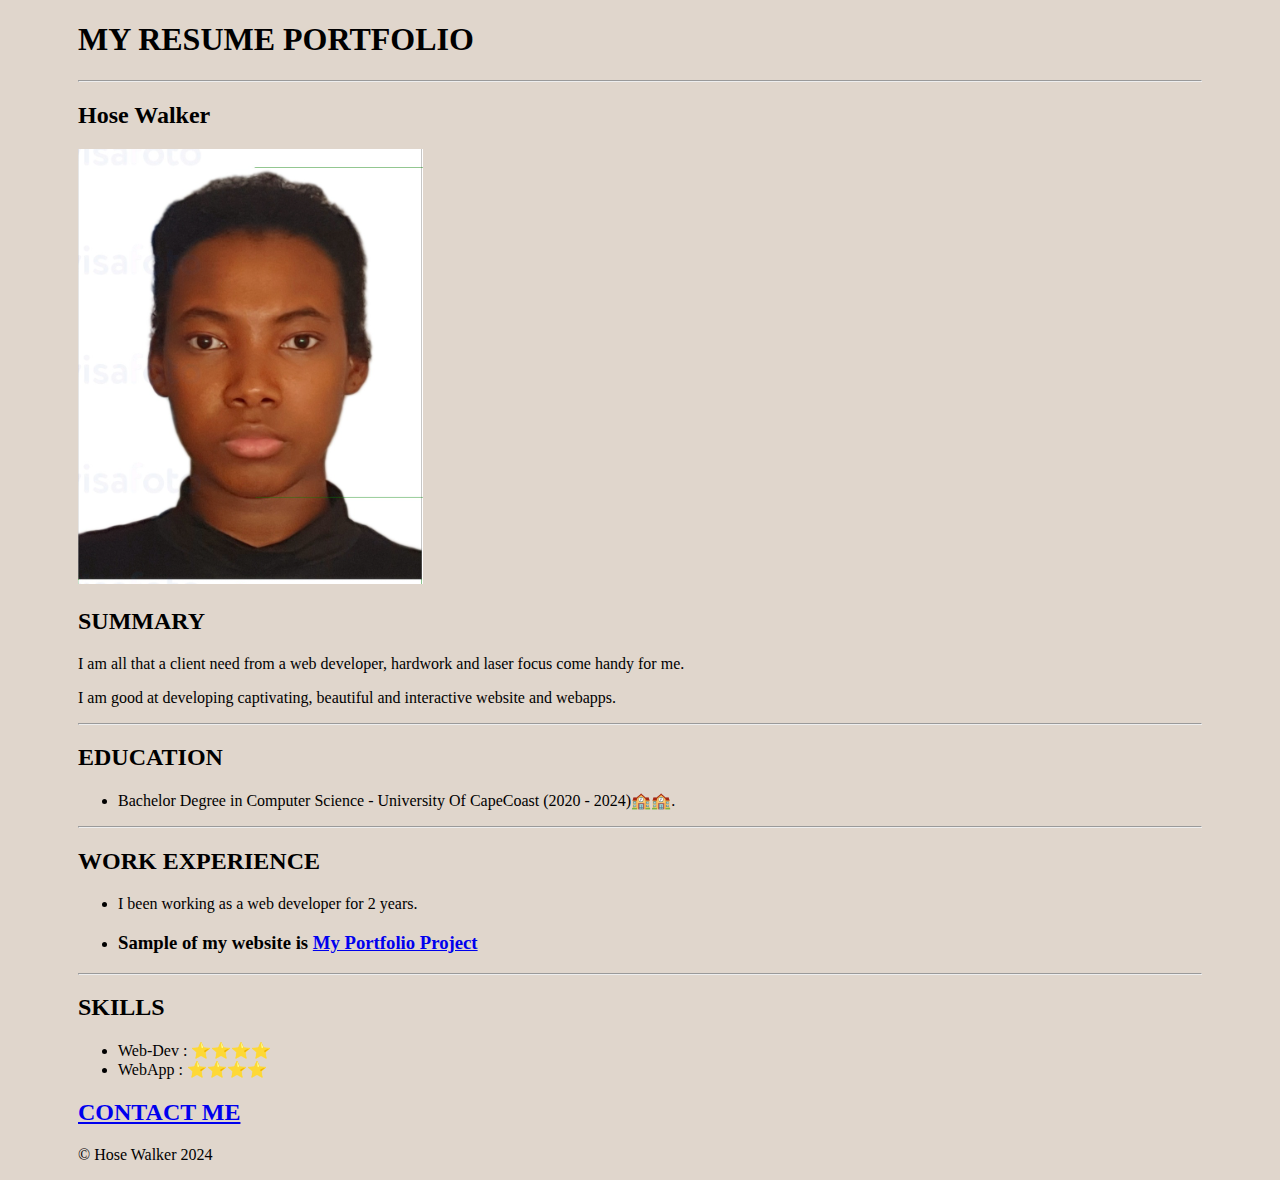
<file: RESUME (CAPSTONE 1)/index2.html>
<!DOCTYPE html>
<html lang="en">
  <head>
    <meta charset="UTF-8" />
    <meta name="viewport" content="width=device-width, initial-scale=1.0" />
    <title>RESUME.CAPSTONE 1</title>
    <link href="./style2.css" rel="stylesheet" />
  </head>
  <body>
    <div class="pad">
      <h1>MY RESUME PORTFOLIO</h1>
      <hr />
      <h2>Hose Walker</h2>
      <img src="./pass.PNG" alt="Passport picture" />
      <h2>SUMMARY</h2>
      <p>
        I am all that a client need from a web developer, hardwork and laser
        focus come handy for me.
      </p>
      <p>
        I am good at developing captivating, beautiful and interactive website
        and webapps.
      </p>
      <hr />
      <h2>EDUCATION</h2>
      <ul>
        <li>
          Bachelor Degree in Computer Science - University Of CapeCoast (2020 -
          2024)🏫🏫.
        </li>
      </ul>
      <hr />
      <h2>WORK EXPERIENCE</h2>
      <ul>
        <li>I been working as a web developer for 2 years.</li>
        <li>
          <h3>
            Sample of my website is
            <a href="https://tony14042002.github.io/html-portfolio/"
              >My Portfolio Project</a
            >
          </h3>
        </li>
      </ul>
      <hr />
      <h2>SKILLS</h2>
      <ul>
        <li>Web-Dev : ⭐⭐⭐⭐</li>
        <li>WebApp : ⭐⭐⭐⭐</li>
      </ul>
      <h2><a href="./contact2.html">CONTACT ME</a></h2>
      <p>© Hose Walker 2024</p>
    </div>
  </body>
</html>
</file>
<file: style1.css>
.cont {
  height: 100vh;
  display: grid;
  grid-template-columns: 0.2fr 1fr;
  grid-template-rows: 1fr;
  grid-template-areas: "side-bar main";
}
.side-bar {
  background-color: #e3a78a;
  grid-area: side-bar;
  display: flex;
  flex-direction: column;
  align-items: center;
  gap: 20px;
}
.main {
  background-color: #e3d3b6;
  grid-area: main;
}
.hose {
  padding-top: 430px;
}
.portfolio {
  font-weight: 800;
  font-size: 30px;
}
.me {
  display: flex;
  flex-direction: column;
  align-items: center;
  font-size: 130px;
  font-family: Impact, Haettenschweiler, "Arial Narrow Bold", sans-serif;
  color: #b86656;
}
.best {
  font-size: 50px;
  color: #e08b7b;
  padding-bottom: 20px;
}
.code-pics {
  display: grid;
  grid-template-columns: 1fr 1fr 1fr;
  gap: 10px;
  justify-items: center;
}
.picz {
  border-radius: 20px;
  border: 5px solid #7a3d30;
}
.picz:hover {
  transform: scale(1.03);
}
@media (max-width: 1280px) {
  .code-pics {
    display: grid;
    grid-template-columns: 1fr 1fr;
    gap: 10px;
    justify-items: center;
  }
}
@media (max-width: 960px) {
  .code-pics {
    display: grid;
    grid-template-columns: 1fr;
    gap: 10px;
    justify-items: center;
  }
  .me {
    display: flex;
    flex-direction: column;
    align-items: center;
    font-size: 90px;
    font-family: Impact, Haettenschweiler, "Arial Narrow Bold", sans-serif;
    color: #b86656;
  }
  .best {
    font-size: 40px;
    color: #e08b7b;
    padding-bottom: 20px;
  }
}
@media (max-width: 860px) {
  .me {
    display: flex;
    flex-direction: column;
    align-items: center;
    font-size: 50px;
    font-family: Impact, Haettenschweiler, "Arial Narrow Bold", sans-serif;
    color: #b86656;
  }
  .best {
    font-size: 20px;
    color: #e08b7b;
    padding-bottom: 20px;
  }
  .side-bar {
    width: 180px;
    gap: 30px;
  }
  .hose {
    position: relative;
    top: 490px;
  }
}
</file>
<file: 11.3 TinDog Project/style4.css>
.gradient-background {
  height: 700px;
  background: linear-gradient(300deg, #00bfff, #ff4c68, #ef8172);
  background-size: 150% 150%;
  animation: gradient-animation 18s ease infinite;
  display: flex;
  justify-content: space-around;
}

@keyframes gradient-animation {
  0% {
    background-position: 0% 50%;
  }
  50% {
    background-position: 100% 50%;
  }
  100% {
    background-position: 0% 50%;
  }
}
.dog-logo {
  padding-top: 15px;
}
.tink {
  font-weight: 950;
}
.title {
  align-self: center;
  font-weight: 500;
  font-size: 40px;
  width: 600px;
  padding-top: 100px;
}
.iphone {
  align-self: self-end;
  padding-right: 300px;
}
.icon-square {
  width: 3rem;
  height: 3rem;
  border-radius: 0.75rem;
}
.dog-img {
  border-radius: 50%;
}
.testimonial {
  font-weight: 900;
  font-size: 30px;
}
.Pebbles {
  font-size: 20px;
  padding-left: 20px;
}
#tes {
  background-color: rgb(241, 238, 238);
  height: 550px;
}
.pic {
  display: flex;
  justify-content: space-around;
  height: 30px;
}
.gb {
  height: 450px;
}
.col:hover {
  transform: scale(1.1);
}
.hv:hover {
  transform: scale(1.1);
}
@media (max-width: 1328px) {
  .iphone {
    padding-right: 150px;
  }
}
@media (max-width: 1060px) {
  .iphone {
    padding-right: 100px;
  }
}
@media (max-width: 850px) {
  .iphone {
    padding-right: 85px;
  }
  .title {
    align-self: self-end;
    padding-right: 30px;
  }
}
@media (max-width: 800px) {
  .gradient-background {
    flex-direction: column;
    height: 1100px;
  }
  .dog-logo {
    order: 1;
  }
  .iphone {
    order: 2;
    padding-right: 260px;
  }
  .title {
    order: 3;
    padding-left: 8px;
    padding-top: 1px;
  }
  .pic {
    height: 20px;
  }
  #tes {
    height: 600px;
  }
}
@media (max-width: 425px) {
  .iphone {
    padding-right: 85px;
  }
  .title {
    font-size: 20px;
    position: relative;
    left: 200px;
  }
}
@media (max-width: 576px) {
  .iphone {
    padding-right: 150px;
  }
  .title {
    font-size: 20px;
    position: relative;
    left: 100px;
    font-weight: 500;
    font-size: 25px;
  }
}
</file>
<file: 2.4 Movie Ranking Project/style9.css>
body {
  background-color: #b4fabe;
  padding-left: 50px;
  padding-right: 50px;
}
h1 {
  color: #205c0e;
  font-size: 50px;
}
h2 {
  color: #287411;
  font-size: 30px;
}
.title {
  font-size: 50px;
}
p {
  font-size: 30px;
}
img {
  border-radius: 30px;
  border: 5px solid #205c0e;
}
img:hover {
  transform: scale(0.99);
}
</file>
<file: 6.4 Motivation Meme Project/style7.css>
html {
  background-color: black;
}

img {
  border: 5px white solid;
  width: 40%;
  position: relative;
  left: 30%;
  margin-top: 5px;
}

* {
  color: white;
}

.libre-baskerville-regular {
  font-family: "Libre Baskerville", serif;
  font-weight: 400;
  font-style: normal;
  text-transform: uppercase;
  text-align: center;
  font-size: 50px;
}

p {
  text-align: center;
  font-size: 25px;
}
</file>
<file: 8.4 Web Design Agency Project/style6.css>
body {
  font-family: "Poppins", sans-serif;
  margin: 50px 50px 0 50px;
  background-color: #faf9f6;
  display: flex;
  flex-direction: column;
  min-height: 95vh;
  font-weight: bold;
}
.main {
  flex: 1;
}

h1 {
  font-size: 5rem;
}

footer {
  text-align: right;
  color: midnightblue;
  clear: both;
}

span {
  color: rgb(12, 12, 110);
}

.left {
  float: left;
  width: 800px;
}

.right {
  float: right;
  width: 800px;
}

.card {
  width: 45%;
}

.tile-image {
  float: left;
  margin-right: 40px;
  border: 3px solid;
  height: 200px;
  width: 300px;
}

.card-text {
  font-size: 20px;
}

.card-title {
  font-size: 30px;
}

@media (max-width: 680px) {
  .logo {
    width: 100px;
  }

  h1 {
    font-size: 3.5rem;
    text-align: center;
  }

  .card {
    width: 100%;
    display: block;
    margin-bottom: 30px;
    text-align: justify;
  }

  .card img {
    margin-bottom: 10px;
    width: 100%;
    object-fit: cover;
  }
}
</file>
<file: contact/style3.css>
body {
  background-color: #e3d3b6;
}
.Contact {
  display: flex;
  flex-direction: column;
  align-items: center;
}
.info {
  display: flex;
  flex-direction: column;
  align-items: center;
}
.dee {
  padding-top: 400px;
}
</file>
<file: RESUME (CAPSTONE 1)/style2.css>
body {
  background-color: #e0d6cc;
}
.pad {
  padding-left: 70px;
  padding-right: 70px;
}
.body-2 {
  background-color: #e0d6cc;
  display: flex;
  flex-direction: column;
  align-items: center;
  font-size: xx-large;
}
</file>
